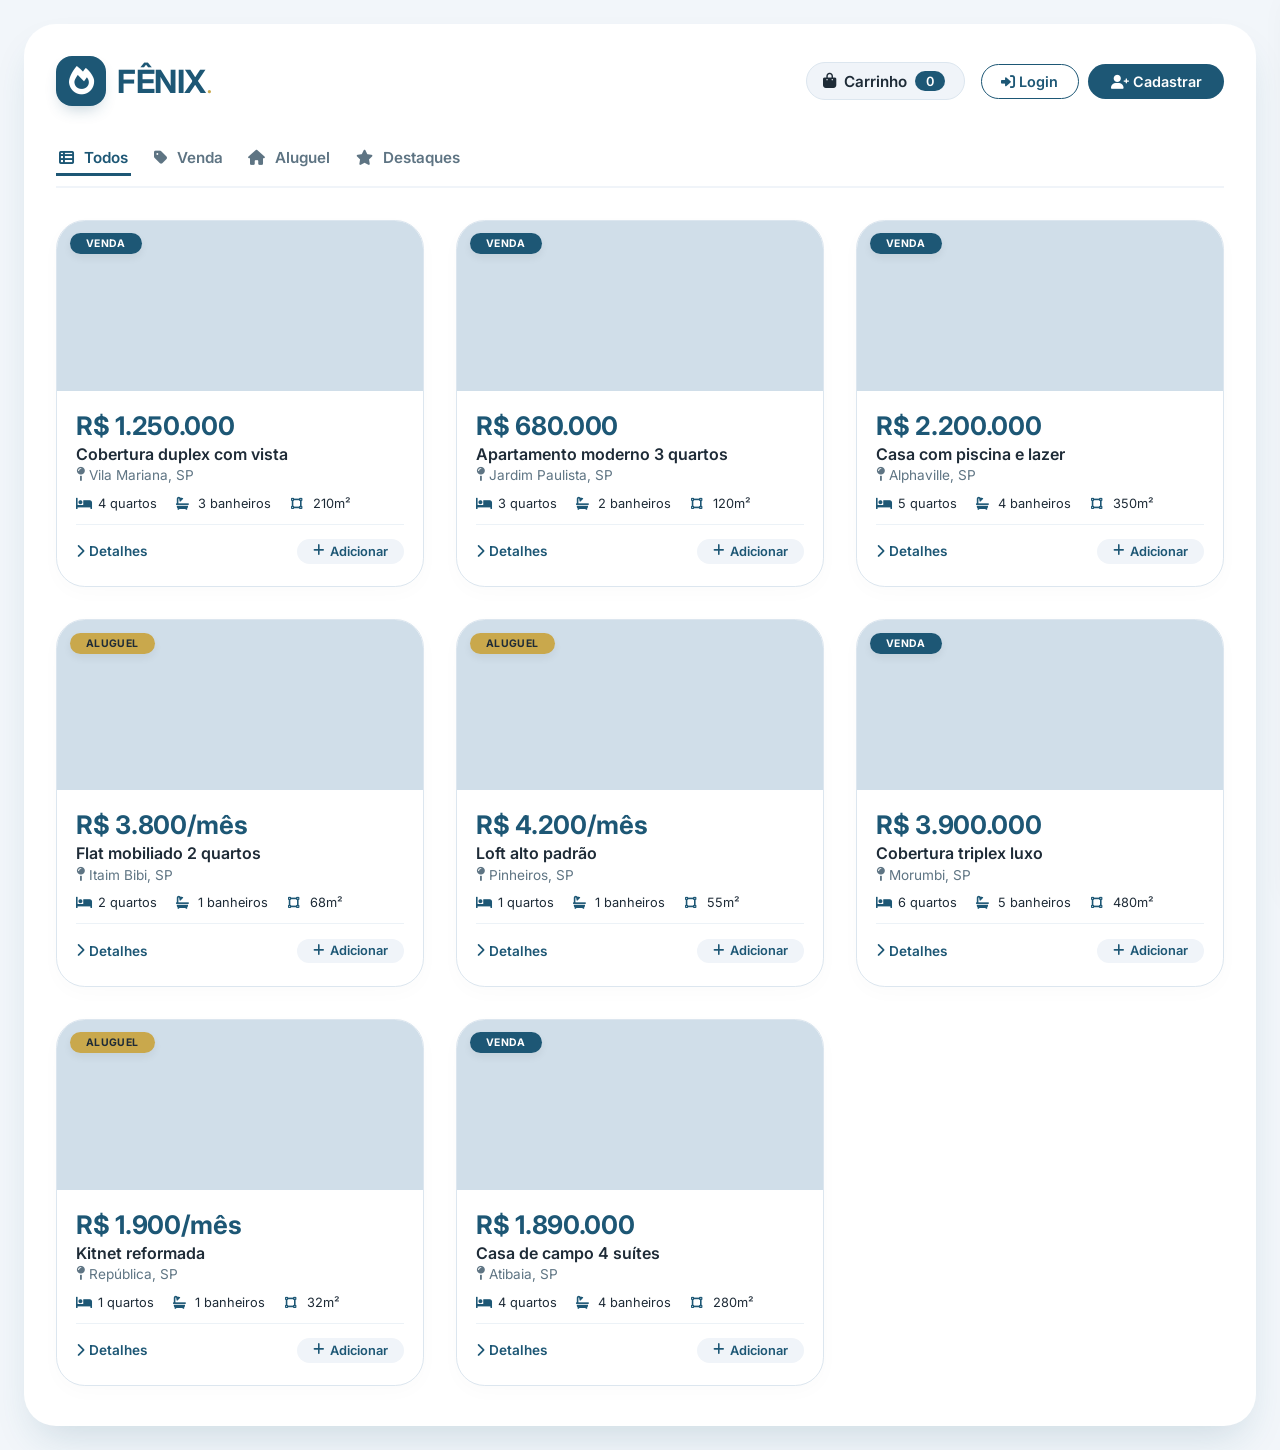
<file: eduarda/index.html>
<!DOCTYPE html>
<html lang="pt-BR">
<head>
    <meta charset="UTF-8" />
    <meta name="viewport" content="width=device-width, initial-scale=1.0" />
    <title>FÊNIX • Imobiliária</title>
    <!-- Font Awesome 6 (gratuito) -->
    <link rel="stylesheet" href="https://cdnjs.cloudflare.com/ajax/libs/font-awesome/6.0.0-beta3/css/all.min.css" />
    <!-- Google Fonts (Inter) -->
    <link rel="preconnect" href="https://fonts.googleapis.com" />
    <link rel="preconnect" href="https://fonts.gstatic.com" crossorigin />
    <link href="https://fonts.googleapis.com/css2?family=Inter:opsz,wght@14..32,400;14..32,500;14..32,600;14..32,700&display=swap" rel="stylesheet" />
    <style>
        * {
            margin: 0;
            padding: 0;
            box-sizing: border-box;
            font-family: 'Inter', -apple-system, sans-serif;
        }

        body {
            background: #f2f6fa;
            color: #1e2b37;
            padding: 1.5rem;
            min-height: 100vh;
            display: flex;
            flex-direction: column;
            align-items: center;
        }

        /* PALETA PRINCIPAL: #1D5775 (azul profundo) + complementares */
        :root {
            --primary: #1D5775;
            --primary-dark: #15445c;
            --primary-light: #3a7b9c;
            --primary-bg: #e5eef7;
            --accent-gold: #c9a84c;
            --accent-gold-light: #f2e6c9;
            --gray-light: #f0f4f9;
            --gray-border: #dce6ef;
            --text-dark: #1e2b37;
            --text-muted: #5e7483;
            --shadow: 0 20px 40px -12px rgba(29, 87, 117, 0.18);
            --radius: 2rem;
        }

        .app {
            max-width: 1440px;
            width: 100%;
            background: white;
            border-radius: var(--radius);
            box-shadow: var(--shadow);
            padding: 2rem 2rem 2.5rem;
            transition: all 0.2s;
        }

        /* CABEÇALHO com LOGO e CARRINHO */
        .header {
            display: flex;
            flex-wrap: wrap;
            justify-content: space-between;
            align-items: center;
            margin-bottom: 2.2rem;
            gap: 1rem;
        }

        .logo-area {
            display: flex;
            align-items: center;
            gap: 0.7rem;
        }

        .logo-icon {
            background: var(--primary);
            width: 50px;
            height: 50px;
            border-radius: 16px;
            display: flex;
            align-items: center;
            justify-content: center;
            color: white;
            font-size: 1.8rem;
            box-shadow: 0 8px 16px -6px rgba(29, 87, 117, 0.3);
            position: relative;
        }
        .logo-icon i {
            transform: rotate(-6deg);
        }
        .logo-text {
            font-weight: 700;
            font-size: 2rem;
            letter-spacing: -0.5px;
            color: var(--primary);
        }
        .logo-text span {
            font-weight: 300;
            color: var(--accent-gold);
        }

        .header-actions {
            display: flex;
            align-items: center;
            gap: 1rem;
            flex-wrap: wrap;
        }

        .cart-btn {
            background: var(--gray-light);
            border: 1px solid var(--gray-border);
            border-radius: 60px;
            padding: 0.5rem 1.2rem 0.5rem 1rem;
            display: flex;
            align-items: center;
            gap: 8px;
            font-weight: 600;
            color: var(--text-dark);
            cursor: pointer;
            transition: 0.2s;
            font-size: 0.95rem;
        }
        .cart-btn:hover {
            background: white;
            border-color: var(--primary);
            box-shadow: 0 4px 12px rgba(29, 87, 117, 0.08);
        }
        .cart-badge {
            background: var(--primary);
            color: white;
            border-radius: 40px;
            padding: 0.15rem 0.7rem;
            font-size: 0.8rem;
            font-weight: 600;
        }

        .auth-buttons {
            display: flex;
            gap: 0.6rem;
        }
        .btn-outline {
            background: transparent;
            border: 1.5px solid var(--primary);
            color: var(--primary);
            padding: 0.5rem 1.2rem;
            border-radius: 60px;
            font-weight: 600;
            font-size: 0.9rem;
            cursor: pointer;
            transition: 0.2s;
        }
        .btn-outline:hover {
            background: var(--primary);
            color: white;
        }
        .btn-primary-solid {
            background: var(--primary);
            border: none;
            color: white;
            padding: 0.5rem 1.4rem;
            border-radius: 60px;
            font-weight: 600;
            font-size: 0.9rem;
            cursor: pointer;
            transition: 0.2s;
        }
        .btn-primary-solid:hover {
            background: var(--primary-dark);
            transform: translateY(-2px);
        }

        /* NAVEGAÇÃO */
        .nav-tabs {
            display: flex;
            flex-wrap: wrap;
            gap: 0.3rem 1.2rem;
            margin-bottom: 2rem;
            border-bottom: 2px solid var(--gray-light);
            padding-bottom: 0.6rem;
        }
        .nav-tab {
            padding: 0.4rem 0.2rem;
            font-weight: 600;
            color: var(--text-muted);
            cursor: pointer;
            border-bottom: 3px solid transparent;
            transition: 0.15s;
            font-size: 0.95rem;
        }
        .nav-tab i {
            margin-right: 6px;
        }
        .nav-tab.active {
            color: var(--primary);
            border-bottom-color: var(--primary);
        }
        .nav-tab:hover {
            color: var(--primary);
        }

        /* GRID PROPRIEDADES */
        .property-grid {
            display: grid;
            grid-template-columns: repeat(auto-fill, minmax(270px, 1fr));
            gap: 2rem;
            margin-top: 0.3rem;
        }

        .property-card {
            background: white;
            border-radius: 1.8rem;
            overflow: hidden;
            box-shadow: 0 6px 20px rgba(0, 0, 0, 0.02);
            border: 1px solid var(--gray-border);
            transition: all 0.25s ease;
            display: flex;
            flex-direction: column;
        }
        .property-card:hover {
            transform: translateY(-6px);
            box-shadow: 0 18px 36px -12px rgba(29, 87, 117, 0.2);
            border-color: var(--primary-light);
        }

        .card-img {
            height: 170px;
            background: #d9e3ec;
            position: relative;
            display: flex;
            align-items: center;
            justify-content: center;
            color: var(--primary);
            font-size: 2.6rem;
            background-size: cover;
            background-position: center;
            background-color: #d0dee9;
        }
        .card-img i {
            opacity: 0.5;
            text-shadow: 0 2px 8px rgba(0,0,0,0.05);
        }
        .badge-status {
            position: absolute;
            top: 0.8rem;
            left: 0.8rem;
            background: var(--primary);
            color: white;
            padding: 0.25rem 1rem;
            border-radius: 40px;
            font-size: 0.65rem;
            font-weight: 700;
            text-transform: uppercase;
            letter-spacing: 0.4px;
            box-shadow: 0 4px 8px rgba(0,0,0,0.06);
        }
        .badge-status.aluguel {
            background: var(--accent-gold);
            color: #1e2b37;
        }

        .card-body {
            padding: 1.2rem 1.2rem 1.4rem;
            flex: 1;
            display: flex;
            flex-direction: column;
        }
        .card-price {
            font-size: 1.6rem;
            font-weight: 700;
            color: var(--primary);
            letter-spacing: -0.3px;
        }
        .card-title {
            font-weight: 600;
            font-size: 1rem;
            color: var(--text-dark);
            margin: 0.2rem 0 0.2rem;
        }
        .card-location {
            font-size: 0.85rem;
            color: var(--text-muted);
            display: flex;
            align-items: center;
            gap: 4px;
            margin-bottom: 0.5rem;
        }
        .card-features {
            display: flex;
            flex-wrap: wrap;
            gap: 0.3rem 1.2rem;
            font-size: 0.8rem;
            color: var(--text-dark);
            margin: 0.3rem 0 0.8rem;
        }
        .card-features i {
            color: var(--primary);
            width: 18px;
        }
        .card-footer {
            display: flex;
            justify-content: space-between;
            align-items: center;
            margin-top: auto;
            border-top: 1px solid #ecf2f7;
            padding-top: 0.9rem;
        }
        .btn-detail {
            background: transparent;
            border: none;
            color: var(--primary);
            font-weight: 600;
            cursor: pointer;
            font-size: 0.85rem;
            display: flex;
            align-items: center;
            gap: 4px;
        }
        .btn-detail:hover {
            color: var(--primary-dark);
            gap: 8px;
        }
        .btn-cart-add {
            background: var(--gray-light);
            border: none;
            border-radius: 40px;
            padding: 0.3rem 1rem;
            font-weight: 600;
            font-size: 0.8rem;
            color: var(--primary);
            cursor: pointer;
            transition: 0.2s;
            display: flex;
            align-items: center;
            gap: 6px;
        }
        .btn-cart-add:hover {
            background: var(--primary);
            color: white;
        }

        /* PAINEL DE LOGIN / CADASTRO (modal) */
        .modal-overlay {
            position: fixed;
            top: 0; left: 0; right: 0; bottom: 0;
            background: rgba(0,0,0,0.3);
            backdrop-filter: blur(4px);
            display: none;
            align-items: center;
            justify-content: center;
            z-index: 1000;
            padding: 1rem;
        }
        .modal-overlay.active {
            display: flex;
        }
        .modal-box {
            background: white;
            max-width: 460px;
            width: 100%;
            border-radius: 2.4rem;
            padding: 2.2rem 2rem;
            box-shadow: 0 40px 80px rgba(0,0,0,0.2);
            animation: slideUp 0.25s ease;
            position: relative;
        }
        @keyframes slideUp {
            0% { opacity: 0; transform: scale(0.96) translateY(16px); }
            100% { opacity: 1; transform: scale(1) translateY(0); }
        }
        .modal-close {
            position: absolute;
            top: 1rem;
            right: 1.4rem;
            font-size: 1.6rem;
            background: none;
            border: none;
            color: var(--text-muted);
            cursor: pointer;
        }
        .modal-close:hover {
            color: var(--primary);
            transform: rotate(90deg);
        }
        .modal-title {
            font-size: 1.7rem;
            font-weight: 700;
            color: var(--primary);
            margin-bottom: 0.2rem;
        }
        .modal-sub {
            color: var(--text-muted);
            margin-bottom: 1.6rem;
            font-size: 0.95rem;
        }
        .form-group {
            margin-bottom: 1.2rem;
        }
        .form-group label {
            display: block;
            font-weight: 600;
            font-size: 0.9rem;
            color: var(--text-dark);
            margin-bottom: 0.2rem;
        }
        .form-group input, .form-group select {
            width: 100%;
            padding: 0.8rem 1rem;
            border: 1.5px solid var(--gray-border);
            border-radius: 60px;
            font-size: 0.95rem;
            background: var(--gray-light);
            transition: 0.2s;
        }
        .form-group input:focus {
            border-color: var(--primary);
            background: white;
            outline: none;
            box-shadow: 0 0 0 3px rgba(29, 87, 117, 0.12);
        }
        .btn-block {
            width: 100%;
            padding: 0.8rem;
            border-radius: 60px;
            font-weight: 700;
            border: none;
            background: var(--primary);
            color: white;
            font-size: 1rem;
            cursor: pointer;
            transition: 0.2s;
        }
        .btn-block:hover {
            background: var(--primary-dark);
        }
        .toggle-auth {
            text-align: center;
            margin-top: 1rem;
            font-size: 0.9rem;
            color: var(--text-muted);
        }
        .toggle-auth span {
            color: var(--primary);
            font-weight: 600;
            cursor: pointer;
        }

        /* CARRINHO (sidebar) */
        .cart-sidebar {
            position: fixed;
            top: 0;
            right: -420px;
            width: 400px;
            max-width: 90vw;
            height: 100vh;
            background: white;
            box-shadow: -10px 0 30px rgba(0,0,0,0.05);
            z-index: 1200;
            transition: right 0.3s cubic-bezier(0.2, 0.9, 0.3, 1);
            padding: 2rem 1.5rem;
            display: flex;
            flex-direction: column;
            border-left: 1px solid var(--gray-border);
        }
        .cart-sidebar.open {
            right: 0;
        }
        .cart-header {
            display: flex;
            justify-content: space-between;
            align-items: center;
            border-bottom: 2px solid var(--gray-light);
            padding-bottom: 1rem;
        }
        .cart-header h3 {
            color: var(--primary);
            font-weight: 700;
            font-size: 1.4rem;
        }
        .cart-close {
            background: none;
            border: none;
            font-size: 1.8rem;
            color: var(--text-muted);
            cursor: pointer;
        }
        .cart-close:hover {
            color: var(--primary);
        }
        .cart-items {
            flex: 1;
            overflow-y: auto;
            margin: 1.2rem 0;
            padding-right: 0.2rem;
        }
        .cart-item {
            display: flex;
            justify-content: space-between;
            padding: 0.8rem 0;
            border-bottom: 1px solid #ecf2f7;
            font-size: 0.95rem;
        }
        .cart-item .item-title {
            font-weight: 500;
        }
        .cart-item .item-price {
            color: var(--primary);
            font-weight: 600;
        }
        .cart-item .remove-item {
            color: #b0c4d4;
            cursor: pointer;
            margin-left: 10px;
            transition: 0.2s;
        }
        .cart-item .remove-item:hover {
            color: #d45a5a;
        }
        .cart-total {
            font-weight: 700;
            font-size: 1.2rem;
            border-top: 2px solid var(--gray-light);
            padding-top: 1rem;
            display: flex;
            justify-content: space-between;
            color: var(--text-dark);
        }
        .cart-total span:last-child {
            color: var(--primary);
        }
        .cart-empty {
            color: var(--text-muted);
            text-align: center;
            padding: 2rem 0;
        }

        /* DETAIL PANEL */
        .detail-panel {
            margin-top: 2.5rem;
            background: var(--gray-light);
            border-radius: 2rem;
            padding: 1.8rem 2rem;
            border: 1px solid #e3edf5;
            display: none;
            animation: slideUp 0.25s ease;
        }
        .detail-panel.active {
            display: block;
        }

        /* TOAST */
        .toast-msg {
            position: fixed;
            bottom: 30px;
            left: 50%;
            transform: translateX(-50%);
            background: var(--primary);
            color: white;
            padding: 0.7rem 2rem;
            border-radius: 60px;
            box-shadow: 0 12px 30px rgba(0,0,0,0.15);
            font-weight: 500;
            opacity: 0;
            transition: opacity 0.25s ease;
            pointer-events: none;
            z-index: 1500;
        }
        .toast-msg.show {
            opacity: 1;
        }

        /* RESPONSIVO */
        @media (max-width: 700px) {
            .app { padding: 1.2rem; }
            .header { flex-direction: column; align-items: stretch; }
            .header-actions { width: 100%; flex-wrap: wrap; }
            .auth-buttons { width: 100%; justify-content: flex-start; }
            .cart-btn { margin-left: auto; }
            .property-grid { grid-template-columns: 1fr; }
            .modal-box { padding: 1.8rem 1.2rem; }
        }
        @media (max-width: 480px) {
            body { padding: 0.6rem; }
            .app { border-radius: 1.8rem; padding: 1rem; }
        }

        /* extras */
        .flex { display: flex; align-items: center; gap: 0.5rem; }
        .gap-1 { gap: 0.4rem; }
        .mt-1 { margin-top: 0.5rem; }
        .text-muted { color: var(--text-muted); }
        .text-primary { color: var(--primary); }
    </style>
</head>
<body>

<div class="app">
    <!-- HEADER com LOGO FÊNIX e CARRINHO -->
    <header class="header">
        <div class="logo-area">
            <div class="logo-icon"><i class="fas fa-fire"></i></div>
            <div class="logo-text">FÊNIX<span>.</span></div>
        </div>
        <div class="header-actions">
            <div class="cart-btn" id="cartToggle">
                <i class="fas fa-shopping-bag"></i> Carrinho
                <span class="cart-badge" id="cartCount">0</span>
            </div>
            <div class="auth-buttons">
                <button class="btn-outline" id="loginBtn"><i class="fas fa-sign-in-alt"></i> Login</button>
                <button class="btn-primary-solid" id="registerBtn"><i class="fas fa-user-plus"></i> Cadastrar</button>
            </div>
        </div>
    </header>

    <!-- NAVEGAÇÃO -->
    <div class="nav-tabs">
        <span class="nav-tab active" data-tab="todos"><i class="fas fa-th-list"></i> Todos</span>
        <span class="nav-tab" data-tab="venda"><i class="fas fa-tag"></i> Venda</span>
        <span class="nav-tab" data-tab="aluguel"><i class="fas fa-home"></i> Aluguel</span>
        <span class="nav-tab" data-tab="destaque"><i class="fas fa-star"></i> Destaques</span>
    </div>

    <!-- GRID DE PROPRIEDADES -->
    <div class="property-grid" id="propertyGrid"></div>

    <!-- PAINEL DE DETALHES -->
    <div class="detail-panel" id="detailPanel">
        <div style="display:flex; justify-content:space-between; align-items:center; flex-wrap:wrap;">
            <h3 style="color:var(--primary);"><i class="fas fa-home" style="margin-right:10px;"></i> Detalhes do imóvel</h3>
            <button id="closeDetail" style="background:none; border:none; font-size:1.6rem; color:var(--text-muted); cursor:pointer;">&times;</button>
        </div>
        <div id="detailContent" style="display:flex; flex-wrap:wrap; gap:1.5rem; margin-top:0.8rem;">
            <div><p><strong>Preço:</strong> <span id="detailPrice">R$ 680.000</span></p>
                <p><strong>Local:</strong> <span id="detailLocation">Jardim Paulista</span></p></div>
            <div><p><strong>Quartos:</strong> <span id="detailRooms">3</span></p>
                <p><strong>Banheiros:</strong> <span id="detailBaths">2</span></p></div>
            <div><p><strong>Área:</strong> <span id="detailArea">120m²</span></p>
                <p><strong>Status:</strong> <span id="detailStatus" style="background:var(--primary); color:white; padding:0.2rem 1.2rem; border-radius:40px; font-size:0.8rem;">Venda</span></p></div>
        </div>
    </div>
</div>

<!-- MODAL LOGIN / CADASTRO -->
<div class="modal-overlay" id="authModal">
    <div class="modal-box">
        <button class="modal-close" id="authClose"><i class="fas fa-times"></i></button>
        <div id="authFormContainer">
            <div class="modal-title" id="authTitle">Login</div>
            <div class="modal-sub" id="authSub">Acesse sua conta FÊNIX</div>
            <form id="authForm">
                <div class="form-group">
                    <label>Email</label>
                    <input type="email" id="authEmail" placeholder="seu@email.com" required />
                </div>
                <div class="form-group">
                    <label>Senha</label>
                    <input type="password" id="authPassword" placeholder="••••••••" required />
                </div>
                <div class="form-group" id="roleGroup" style="display:none;">
                    <label>Tipo de conta</label>
                    <select id="authRole">
                        <option value="usuario">Usuário</option>
                        <option value="corretor">Corretor</option>
                    </select>
                </div>
                <button type="submit" class="btn-block" id="authSubmitBtn">Entrar</button>
            </form>
            <div class="toggle-auth">
                <span id="authToggleText">Não tem conta? <span id="authToggleLink">Cadastre-se</span></span>
            </div>
        </div>
    </div>
</div>

<!-- CARRINHO SIDEBAR -->
<div class="cart-sidebar" id="cartSidebar">
    <div class="cart-header">
        <h3><i class="fas fa-shopping-bag" style="margin-right:8px;"></i> Carrinho</h3>
        <button class="cart-close" id="cartClose"><i class="fas fa-times"></i></button>
    </div>
    <div class="cart-items" id="cartItems">
        <div class="cart-empty">Seu carrinho está vazio.</div>
    </div>
    <div class="cart-total">
        <span>Total</span>
        <span id="cartTotalPrice">R$ 0</span>
    </div>
    <button class="btn-block" style="margin-top:1rem; background:var(--accent-gold); color:#1e2b37;" id="checkoutBtn">Finalizar simulação</button>
</div>

<!-- TOAST -->
<div class="toast-msg" id="toast"></div>

<script>
    (function() {
        // ------------------- DADOS FICTÍCIOS COM IMAGENS (unsplash via picsum) --------------------
        const properties = [
            { id: 1, title: "Cobertura duplex com vista", price: "R$ 1.250.000", location: "Vila Mariana, SP", rooms: 4, baths: 3, area: "210m²", status: "venda", featured: true, img: "https://picsum.photos/id/21/400/300" },
            { id: 2, title: "Apartamento moderno 3 quartos", price: "R$ 680.000", location: "Jardim Paulista, SP", rooms: 3, baths: 2, area: "120m²", status: "venda", featured: false, img: "https://picsum.photos/id/22/400/300" },
            { id: 3, title: "Casa com piscina e lazer", price: "R$ 2.200.000", location: "Alphaville, SP", rooms: 5, baths: 4, area: "350m²", status: "venda", featured: true, img: "https://picsum.photos/id/23/400/300" },
            { id: 4, title: "Flat mobiliado 2 quartos", price: "R$ 3.800/mês", location: "Itaim Bibi, SP", rooms: 2, baths: 1, area: "68m²", status: "aluguel", featured: false, img: "https://picsum.photos/id/24/400/300" },
            { id: 5, title: "Loft alto padrão", price: "R$ 4.200/mês", location: "Pinheiros, SP", rooms: 1, baths: 1, area: "55m²", status: "aluguel", featured: false, img: "https://picsum.photos/id/25/400/300" },
            { id: 6, title: "Cobertura triplex luxo", price: "R$ 3.900.000", location: "Morumbi, SP", rooms: 6, baths: 5, area: "480m²", status: "venda", featured: true, img: "https://picsum.photos/id/26/400/300" },
            { id: 7, title: "Kitnet reformada", price: "R$ 1.900/mês", location: "República, SP", rooms: 1, baths: 1, area: "32m²", status: "aluguel", featured: false, img: "https://picsum.photos/id/27/400/300" },
            { id: 8, title: "Casa de campo 4 suítes", price: "R$ 1.890.000", location: "Atibaia, SP", rooms: 4, baths: 4, area: "280m²", status: "venda", featured: false, img: "https://picsum.photos/id/28/400/300" }
        ];

        // ------------------- ESTADO --------------------
        let cart = [];
        let activeFilter = 'todos';
        let searchTerm = '';
        let currentUser = null; // { email, role }

        // DOM refs
        const grid = document.getElementById('propertyGrid');
        const detailPanel = document.getElementById('detailPanel');
        const closeDetail = document.getElementById('closeDetail');
        const toast = document.getElementById('toast');
        const cartSidebar = document.getElementById('cartSidebar');
        const cartItems = document.getElementById('cartItems');
        const cartTotalPrice = document.getElementById('cartTotalPrice');
        const cartCount = document.getElementById('cartCount');
        const cartToggle = document.getElementById('cartToggle');
        const cartClose = document.getElementById('cartClose');

        // Auth modal
        const authModal = document.getElementById('authModal');
        const authClose = document.getElementById('authClose');
        const loginBtn = document.getElementById('loginBtn');
        const registerBtn = document.getElementById('registerBtn');
        const authTitle = document.getElementById('authTitle');
        const authSub = document.getElementById('authSub');
        const authSubmitBtn = document.getElementById('authSubmitBtn');
        const authToggleLink = document.getElementById('authToggleLink');
        const authToggleText = document.getElementById('authToggleText');
        const authForm = document.getElementById('authForm');
        const roleGroup = document.getElementById('roleGroup');
        const authRole = document.getElementById('authRole');

        // detail spans
        const detailPrice = document.getElementById('detailPrice');
        const detailLocation = document.getElementById('detailLocation');
        const detailRooms = document.getElementById('detailRooms');
        const detailBaths = document.getElementById('detailBaths');
        const detailArea = document.getElementById('detailArea');
        const detailStatus = document.getElementById('detailStatus');

        let toastTimeout;

        // ------------------- FUNÇÕES --------------------
        function renderProperties(filter = 'todos', search = '') {
            grid.innerHTML = '';
            let filtered = properties;
            if (filter !== 'todos') {
                if (filter === 'venda') filtered = filtered.filter(p => p.status === 'venda');
                else if (filter === 'aluguel') filtered = filtered.filter(p => p.status === 'aluguel');
                else if (filter === 'destaque') filtered = filtered.filter(p => p.featured);
            }
            if (search.trim()) {
                const term = search.trim().toLowerCase();
                filtered = filtered.filter(p => p.title.toLowerCase().includes(term) || p.location.toLowerCase().includes(term));
            }
            if (filtered.length === 0) {
                grid.innerHTML = `<div style="grid-column:1/-1; text-align:center; padding:3rem; color:var(--text-muted);"><i class="fas fa-search" style="font-size:2rem; display:block; margin-bottom:0.8rem;"></i> Nenhum imóvel encontrado.</div>`;
                return;
            }
            filtered.forEach(prop => {
                const card = document.createElement('div');
                card.className = 'property-card';
                const statusLabel = prop.status === 'venda' ? 'Venda' : 'Aluguel';
                const statusClass = prop.status === 'venda' ? 'venda' : 'aluguel';
                const icon = prop.status === 'venda' ? 'fa-tag' : 'fa-home';
                card.innerHTML = `
                    <div class="card-img" style="background-image: url('${prop.img}'); background-size: cover; background-position: center;">
                        <span class="badge-status ${statusClass}">${statusLabel}</span>
                    </div>
                    <div class="card-body">
                        <div class="card-price">${prop.price}</div>
                        <div class="card-title">${prop.title}</div>
                        <div class="card-location"><i class="fas fa-map-pin"></i> ${prop.location}</div>
                        <div class="card-features">
                            <span><i class="fas fa-bed"></i> ${prop.rooms} quartos</span>
                            <span><i class="fas fa-bath"></i> ${prop.baths} banheiros</span>
                            <span><i class="fas fa-vector-square"></i> ${prop.area}</span>
                        </div>
                        <div class="card-footer">
                            <button class="btn-detail" data-id="${prop.id}"><i class="fas fa-chevron-right"></i> Detalhes</button>
                            <button class="btn-cart-add" data-id="${prop.id}"><i class="fas fa-plus"></i> Adicionar</button>
                        </div>
                    </div>
                `;
                grid.appendChild(card);
            });
        }

        function showDetail(propId) {
            const prop = properties.find(p => p.id === propId);
            if (!prop) return;
            detailPrice.innerText = prop.price;
            detailLocation.innerText = prop.location;
            detailRooms.innerText = prop.rooms;
            detailBaths.innerText = prop.baths;
            detailArea.innerText = prop.area;
            const statusText = prop.status === 'venda' ? 'Venda' : 'Aluguel';
            detailStatus.innerText = statusText;
            detailStatus.style.background = prop.status === 'venda' ? 'var(--primary)' : 'var(--accent-gold)';
            detailStatus.style.color = prop.status === 'venda' ? 'white' : '#1e2b37';
            detailPanel.classList.add('active');
            detailPanel.scrollIntoView({ behavior: 'smooth', block: 'center' });
        }

        // CARRINHO
        function updateCartUI() {
            cartCount.innerText = cart.length;
            if (cart.length === 0) {
                cartItems.innerHTML = '<div class="cart-empty">Seu carrinho está vazio.</div>';
                cartTotalPrice.innerText = 'R$ 0';
                return;
            }
            let html = '';
            let total = 0;
            cart.forEach((item, index) => {
                const priceNum = parseFloat(item.price.replace(/[^0-9,.]/g, '').replace(',', '.'));
                if (!isNaN(priceNum)) total += priceNum;
                html += `
                    <div class="cart-item">
                        <span class="item-title">${item.title}</span>
                        <span>
                            <span class="item-price">${item.price}</span>
                            <span class="remove-item" data-index="${index}"><i class="fas fa-trash-alt"></i></span>
                        </span>
                    </div>
                `;
            });
            cartItems.innerHTML = html;
            cartTotalPrice.innerText = `R$ ${total.toFixed(2).replace('.', ',')}`;
            // remover item
            document.querySelectorAll('.remove-item').forEach(el => {
                el.addEventListener('click', function() {
                    const idx = parseInt(this.dataset.index);
                    cart.splice(idx, 1);
                    updateCartUI();
                    showToast('🗑️ Item removido');
                });
            });
        }

        function addToCart(propId) {
            const prop = properties.find(p => p.id === propId);
            if (!prop) return;
            // verifica se já está no carrinho
            if (cart.some(item => item.id === prop.id)) {
                showToast('⚠️ Imóvel já está no carrinho');
                return;
            }
            cart.push({ id: prop.id, title: prop.title, price: prop.price });
            updateCartUI();
            showToast('🛒 Adicionado ao carrinho!');
        }

        // TOAST
        function showToast(msg) {
            toast.innerText = msg;
            toast.classList.add('show');
            clearTimeout(toastTimeout);
            toastTimeout = setTimeout(() => toast.classList.remove('show'), 2500);
        }

        // AUTH
        function openAuth(mode = 'login') {
            authModal.classList.add('active');
            if (mode === 'login') {
                authTitle.innerText = 'Login';
                authSub.innerText = 'Acesse sua conta FÊNIX';
                authSubmitBtn.innerText = 'Entrar';
                roleGroup.style.display = 'none';
                authToggleLink.innerText = 'Cadastre-se';
                authToggleText.innerHTML = `Não tem conta? <span id="authToggleLink">Cadastre-se</span>`;
                document.getElementById('authToggleLink').addEventListener('click', () => openAuth('register'));
            } else {
                authTitle.innerText = 'Cadastro';
                authSub.innerText = 'Crie sua conta FÊNIX';
                authSubmitBtn.innerText = 'Cadastrar';
                roleGroup.style.display = 'block';
                authToggleLink.innerText = 'Faça login';
                authToggleText.innerHTML = `Já tem conta? <span id="authToggleLink">Faça login</span>`;
                document.getElementById('authToggleLink').addEventListener('click', () => openAuth('login'));
            }
        }

        function closeAuth() { authModal.classList.remove('active'); }

        // ------------------- EVENTOS --------------------
        // grid: detalhe + carrinho
        grid.addEventListener('click', (e) => {
            const target = e.target.closest('button');
            if (!target) return;
            if (target.classList.contains('btn-detail')) {
                const id = parseInt(target.dataset.id);
                showDetail(id);
                showToast('📋 Detalhes carregados');
            }
            if (target.classList.contains('btn-cart-add')) {
                const id = parseInt(target.dataset.id);
                addToCart(id);
            }
        });

        closeDetail.addEventListener('click', () => detailPanel.classList.remove('active'));

        // Tabs
        document.querySelectorAll('.nav-tab').forEach(tab => {
            tab.addEventListener('click', function() {
                document.querySelectorAll('.nav-tab').forEach(t => t.classList.remove('active'));
                this.classList.add('active');
                activeFilter = this.dataset.tab;
                renderProperties(activeFilter, searchTerm);
            });
        });

        // Cart sidebar
        cartToggle.addEventListener('click', () => cartSidebar.classList.toggle('open'));
        cartClose.addEventListener('click', () => cartSidebar.classList.remove('open'));

        // checkout simulado
        document.getElementById('checkoutBtn').addEventListener('click', function() {
            if (cart.length === 0) { showToast('Carrinho vazio'); return; }
            showToast('✅ Simulação de finalização! (apenas demonstração)');
            cart = [];
            updateCartUI();
            cartSidebar.classList.remove('open');
        });

        // Auth modals
        loginBtn.addEventListener('click', () => openAuth('login'));
        registerBtn.addEventListener('click', () => openAuth('register'));
        authClose.addEventListener('click', closeAuth);
        authModal.addEventListener('click', (e) => { if (e.target === authModal) closeAuth(); });

        authForm.addEventListener('submit', (e) => {
            e.preventDefault();
            const email = document.getElementById('authEmail').value;
            const password = document.getElementById('authPassword').value;
            if (!email || !password) { showToast('Preencha todos os campos'); return; }
            const role = document.getElementById('authRole')?.value || 'usuario';
            currentUser = { email, role };
            showToast(`✅ ${role === 'corretor' ? 'Corretor' : 'Usuário'} logado: ${email}`);
            closeAuth();
            // atualiza botões
            loginBtn.innerHTML = `<i class="fas fa-user"></i> ${email.split('@')[0]}`;
            registerBtn.innerText = 'Sair';
            registerBtn.onclick = function() {
                currentUser = null;
                loginBtn.innerHTML = '<i class="fas fa-sign-in-alt"></i> Login';
                registerBtn.innerText = 'Cadastrar';
                registerBtn.onclick = () => openAuth('register');
                showToast('👋 Desconectado');
            };
        });

        // toggle auth link (dinâmico)
        document.addEventListener('click', function(e) {
            if (e.target.id === 'authToggleLink') {
                const currentTitle = authTitle.innerText;
                if (currentTitle.includes('Login')) openAuth('register');
                else openAuth('login');
            }
        });

        // INIT
        renderProperties('todos', '');
        updateCartUI();

        // pequeno helper para imagens quebradas (fallback)
        document.addEventListener('error', function(e) {
            if (e.target.tagName === 'IMG') {
                e.target.src = 'data:image/svg+xml,%3Csvg xmlns="http://www.w3.org/2000/svg" width="400" height="300" viewBox="0 0 400 300"%3E%3Crect width="400" height="300" fill="%23d0dee9"/%3E%3Ctext x="200" y="150" font-family="Arial" font-size="24" fill="%231D5775" text-anchor="middle" dy=".3em"%3E🏠 FÊNIX%3C/text%3E%3C/svg%3E';
            }
        }, true);

    })();
</script>
</body>
</html>
</file>
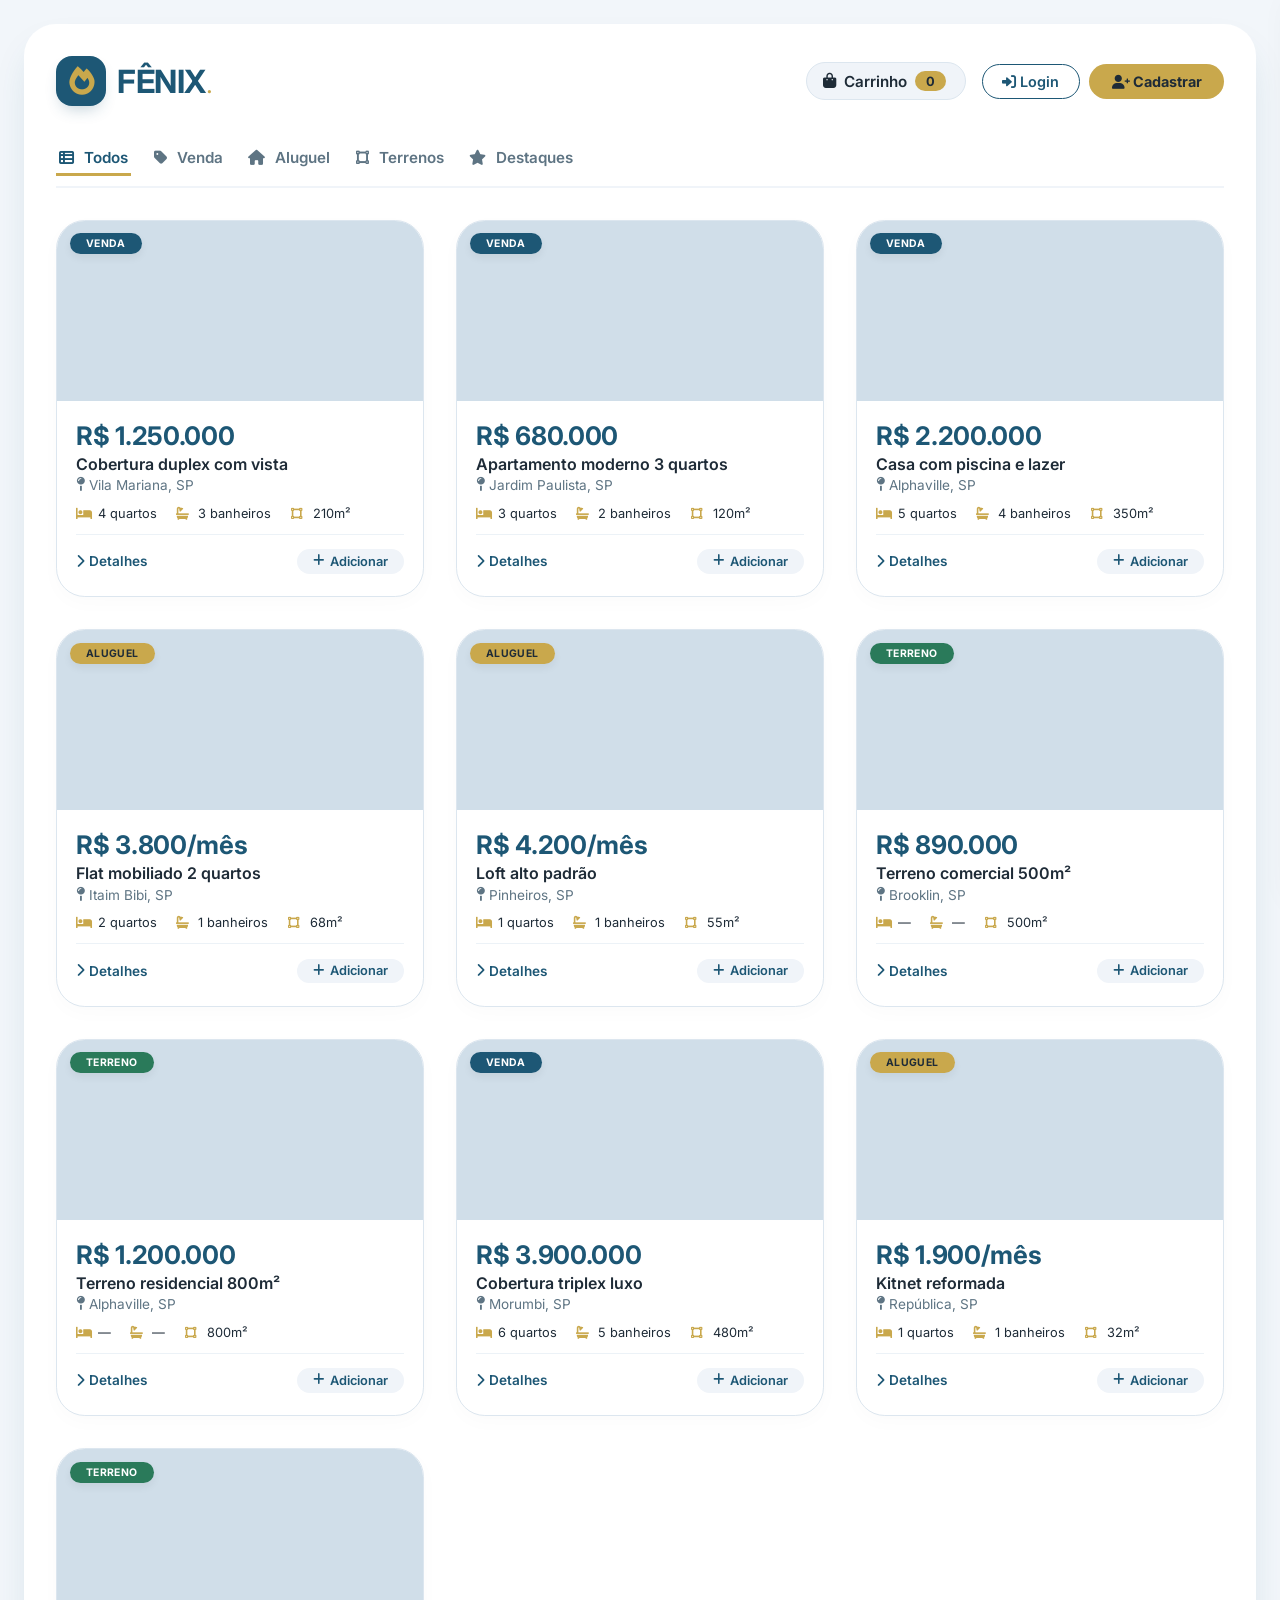
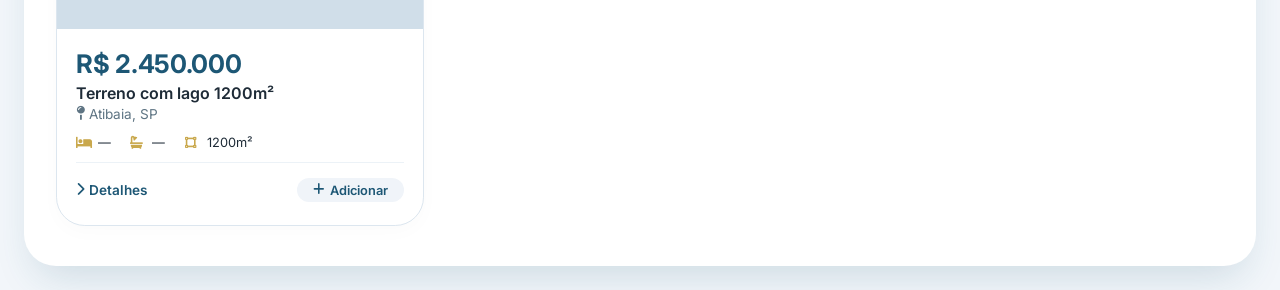
<file: eduarda/index1.html>
<!DOCTYPE html>
<html lang="pt-BR">
<head>
    <meta charset="UTF-8" />
    <meta name="viewport" content="width=device-width, initial-scale=1.0" />
    <title>FÊNIX • Imobiliária</title>
    <!-- Font Awesome 6 -->
    <link rel="stylesheet" href="https://cdnjs.cloudflare.com/ajax/libs/font-awesome/6.0.0-beta3/css/all.min.css" />
    <!-- Google Fonts Inter -->
    <link rel="preconnect" href="https://fonts.googleapis.com" />
    <link rel="preconnect" href="https://fonts.gstatic.com" crossorigin />
    <link href="https://fonts.googleapis.com/css2?family=Inter:opsz,wght@14..32,400;14..32,500;14..32,600;14..32,700&display=swap" rel="stylesheet" />
    <style>
        * {
            margin: 0;
            padding: 0;
            box-sizing: border-box;
            font-family: 'Inter', -apple-system, sans-serif;
        }

        body {
            background: #f2f6fa;
            color: #1e2b37;
            padding: 1.5rem;
            min-height: 100vh;
            display: flex;
            flex-direction: column;
            align-items: center;
        }

        /* PALETA AZUL + DOURADO */
        :root {
            --primary: #1D5775;
            --primary-dark: #15445c;
            --primary-light: #3a7b9c;
            --primary-bg: #e5eef7;
            --gold: #c9a84c;
            --gold-light: #f2e6c9;
            --gold-dark: #b08d3a;
            --gray-light: #f0f4f9;
            --gray-border: #dce6ef;
            --text-dark: #1e2b37;
            --text-muted: #5e7483;
            --shadow: 0 20px 40px -12px rgba(29, 87, 117, 0.18);
            --radius: 2rem;
        }

        .app {
            max-width: 1440px;
            width: 100%;
            background: white;
            border-radius: var(--radius);
            box-shadow: var(--shadow);
            padding: 2rem 2rem 2.5rem;
            transition: all 0.2s;
        }

        /* CABEÇALHO */
        .header {
            display: flex;
            flex-wrap: wrap;
            justify-content: space-between;
            align-items: center;
            margin-bottom: 2.2rem;
            gap: 1rem;
        }

        .logo-area {
            display: flex;
            align-items: center;
            gap: 0.7rem;
        }

        .logo-icon {
            background: var(--primary);
            width: 50px;
            height: 50px;
            border-radius: 16px;
            display: flex;
            align-items: center;
            justify-content: center;
            color: var(--gold);
            font-size: 1.8rem;
            box-shadow: 0 8px 16px -6px rgba(29, 87, 117, 0.3);
            position: relative;
        }
        .logo-icon i {
            transform: rotate(-4deg);
        }
        .logo-text {
            font-weight: 700;
            font-size: 2rem;
            letter-spacing: -0.5px;
            color: var(--primary);
        }
        .logo-text span {
            font-weight: 300;
            color: var(--gold);
        }

        .header-actions {
            display: flex;
            align-items: center;
            gap: 1rem;
            flex-wrap: wrap;
        }

        .cart-btn {
            background: var(--gray-light);
            border: 1px solid var(--gray-border);
            border-radius: 60px;
            padding: 0.5rem 1.2rem 0.5rem 1rem;
            display: flex;
            align-items: center;
            gap: 8px;
            font-weight: 600;
            color: var(--text-dark);
            cursor: pointer;
            transition: 0.2s;
            font-size: 0.95rem;
        }
        .cart-btn:hover {
            background: white;
            border-color: var(--gold);
            box-shadow: 0 4px 12px rgba(201, 168, 76, 0.2);
        }
        .cart-badge {
            background: var(--gold);
            color: #1e2b37;
            border-radius: 40px;
            padding: 0.15rem 0.7rem;
            font-size: 0.8rem;
            font-weight: 700;
        }

        .auth-buttons {
            display: flex;
            gap: 0.6rem;
        }
        .btn-outline {
            background: transparent;
            border: 1.5px solid var(--primary);
            color: var(--primary);
            padding: 0.5rem 1.2rem;
            border-radius: 60px;
            font-weight: 600;
            font-size: 0.9rem;
            cursor: pointer;
            transition: 0.2s;
        }
        .btn-outline:hover {
            background: var(--primary);
            color: white;
        }
        .btn-primary-solid {
            background: var(--gold);
            border: none;
            color: #1e2b37;
            padding: 0.5rem 1.4rem;
            border-radius: 60px;
            font-weight: 700;
            font-size: 0.9rem;
            cursor: pointer;
            transition: 0.2s;
        }
        .btn-primary-solid:hover {
            background: var(--gold-dark);
            transform: translateY(-2px);
            box-shadow: 0 4px 12px rgba(201, 168, 76, 0.3);
        }

        /* NAVEGAÇÃO */
        .nav-tabs {
            display: flex;
            flex-wrap: wrap;
            gap: 0.3rem 1.2rem;
            margin-bottom: 2rem;
            border-bottom: 2px solid var(--gray-light);
            padding-bottom: 0.6rem;
        }
        .nav-tab {
            padding: 0.4rem 0.2rem;
            font-weight: 600;
            color: var(--text-muted);
            cursor: pointer;
            border-bottom: 3px solid transparent;
            transition: 0.15s;
            font-size: 0.95rem;
        }
        .nav-tab i {
            margin-right: 6px;
        }
        .nav-tab.active {
            color: var(--primary);
            border-bottom-color: var(--gold);
        }
        .nav-tab:hover {
            color: var(--primary);
        }

        /* GRID */
        .property-grid {
            display: grid;
            grid-template-columns: repeat(auto-fill, minmax(270px, 1fr));
            gap: 2rem;
            margin-top: 0.3rem;
        }

        .property-card {
            background: white;
            border-radius: 1.8rem;
            overflow: hidden;
            box-shadow: 0 6px 20px rgba(0, 0, 0, 0.02);
            border: 1px solid var(--gray-border);
            transition: all 0.25s ease;
            display: flex;
            flex-direction: column;
        }
        .property-card:hover {
            transform: translateY(-6px);
            box-shadow: 0 18px 36px -12px rgba(29, 87, 117, 0.2);
            border-color: var(--gold);
        }

        .card-img {
            height: 180px;
            background: #d9e3ec;
            position: relative;
            display: flex;
            align-items: center;
            justify-content: center;
            color: var(--primary);
            font-size: 2.6rem;
            background-size: cover;
            background-position: center;
            background-color: #d0dee9;
        }
        .card-img i {
            opacity: 0.4;
        }
        .badge-status {
            position: absolute;
            top: 0.8rem;
            left: 0.8rem;
            background: var(--primary);
            color: white;
            padding: 0.25rem 1rem;
            border-radius: 40px;
            font-size: 0.65rem;
            font-weight: 700;
            text-transform: uppercase;
            letter-spacing: 0.4px;
            box-shadow: 0 4px 8px rgba(0,0,0,0.06);
        }
        .badge-status.aluguel {
            background: var(--gold);
            color: #1e2b37;
        }
        .badge-status.terreno {
            background: #2a7a5a;
            color: white;
        }

        .card-body {
            padding: 1.2rem 1.2rem 1.4rem;
            flex: 1;
            display: flex;
            flex-direction: column;
        }
        .card-price {
            font-size: 1.6rem;
            font-weight: 700;
            color: var(--primary);
            letter-spacing: -0.3px;
        }
        .card-title {
            font-weight: 600;
            font-size: 1rem;
            color: var(--text-dark);
            margin: 0.2rem 0 0.2rem;
        }
        .card-location {
            font-size: 0.85rem;
            color: var(--text-muted);
            display: flex;
            align-items: center;
            gap: 4px;
            margin-bottom: 0.5rem;
        }
        .card-features {
            display: flex;
            flex-wrap: wrap;
            gap: 0.3rem 1.2rem;
            font-size: 0.8rem;
            color: var(--text-dark);
            margin: 0.3rem 0 0.8rem;
        }
        .card-features i {
            color: var(--gold);
            width: 18px;
        }
        .card-footer {
            display: flex;
            justify-content: space-between;
            align-items: center;
            margin-top: auto;
            border-top: 1px solid #ecf2f7;
            padding-top: 0.9rem;
        }
        .btn-detail {
            background: transparent;
            border: none;
            color: var(--primary);
            font-weight: 600;
            cursor: pointer;
            font-size: 0.85rem;
            display: flex;
            align-items: center;
            gap: 4px;
        }
        .btn-detail:hover {
            color: var(--gold-dark);
            gap: 8px;
        }
        .btn-cart-add {
            background: var(--gray-light);
            border: none;
            border-radius: 40px;
            padding: 0.3rem 1rem;
            font-weight: 600;
            font-size: 0.8rem;
            color: var(--primary);
            cursor: pointer;
            transition: 0.2s;
            display: flex;
            align-items: center;
            gap: 6px;
        }
        .btn-cart-add:hover {
            background: var(--gold);
            color: #1e2b37;
        }

        /* MODAL */
        .modal-overlay {
            position: fixed;
            top: 0; left: 0; right: 0; bottom: 0;
            background: rgba(0,0,0,0.3);
            backdrop-filter: blur(4px);
            display: none;
            align-items: center;
            justify-content: center;
            z-index: 1000;
            padding: 1rem;
        }
        .modal-overlay.active {
            display: flex;
        }
        .modal-box {
            background: white;
            max-width: 460px;
            width: 100%;
            border-radius: 2.4rem;
            padding: 2.2rem 2rem;
            box-shadow: 0 40px 80px rgba(0,0,0,0.2);
            animation: slideUp 0.25s ease;
            position: relative;
            border-top: 5px solid var(--gold);
        }
        @keyframes slideUp {
            0% { opacity: 0; transform: scale(0.96) translateY(16px); }
            100% { opacity: 1; transform: scale(1) translateY(0); }
        }
        .modal-close {
            position: absolute;
            top: 1rem;
            right: 1.4rem;
            font-size: 1.6rem;
            background: none;
            border: none;
            color: var(--text-muted);
            cursor: pointer;
        }
        .modal-close:hover {
            color: var(--primary);
            transform: rotate(90deg);
        }
        .modal-title {
            font-size: 1.7rem;
            font-weight: 700;
            color: var(--primary);
            margin-bottom: 0.2rem;
        }
        .modal-title i {
            color: var(--gold);
            margin-right: 6px;
        }
        .modal-sub {
            color: var(--text-muted);
            margin-bottom: 1.6rem;
            font-size: 0.95rem;
        }
        .form-group {
            margin-bottom: 1.2rem;
        }
        .form-group label {
            display: block;
            font-weight: 600;
            font-size: 0.9rem;
            color: var(--text-dark);
            margin-bottom: 0.2rem;
        }
        .form-group input, .form-group select {
            width: 100%;
            padding: 0.8rem 1rem;
            border: 1.5px solid var(--gray-border);
            border-radius: 60px;
            font-size: 0.95rem;
            background: var(--gray-light);
            transition: 0.2s;
        }
        .form-group input:focus {
            border-color: var(--gold);
            background: white;
            outline: none;
            box-shadow: 0 0 0 3px rgba(201, 168, 76, 0.2);
        }
        .btn-block {
            width: 100%;
            padding: 0.8rem;
            border-radius: 60px;
            font-weight: 700;
            border: none;
            background: var(--gold);
            color: #1e2b37;
            font-size: 1rem;
            cursor: pointer;
            transition: 0.2s;
        }
        .btn-block:hover {
            background: var(--gold-dark);
            box-shadow: 0 4px 12px rgba(201, 168, 76, 0.3);
        }
        .toggle-auth {
            text-align: center;
            margin-top: 1rem;
            font-size: 0.9rem;
            color: var(--text-muted);
        }
        .toggle-auth span {
            color: var(--primary);
            font-weight: 600;
            cursor: pointer;
        }

        /* CARRINHO SIDEBAR */
        .cart-sidebar {
            position: fixed;
            top: 0;
            right: -420px;
            width: 400px;
            max-width: 90vw;
            height: 100vh;
            background: white;
            box-shadow: -10px 0 30px rgba(0,0,0,0.05);
            z-index: 1200;
            transition: right 0.3s cubic-bezier(0.2, 0.9, 0.3, 1);
            padding: 2rem 1.5rem;
            display: flex;
            flex-direction: column;
            border-left: 2px solid var(--gold);
        }
        .cart-sidebar.open {
            right: 0;
        }
        .cart-header {
            display: flex;
            justify-content: space-between;
            align-items: center;
            border-bottom: 2px solid var(--gold-light);
            padding-bottom: 1rem;
        }
        .cart-header h3 {
            color: var(--primary);
            font-weight: 700;
            font-size: 1.4rem;
        }
        .cart-header h3 i {
            color: var(--gold);
        }
        .cart-close {
            background: none;
            border: none;
            font-size: 1.8rem;
            color: var(--text-muted);
            cursor: pointer;
        }
        .cart-close:hover {
            color: var(--primary);
        }
        .cart-items {
            flex: 1;
            overflow-y: auto;
            margin: 1.2rem 0;
            padding-right: 0.2rem;
        }
        .cart-item {
            display: flex;
            justify-content: space-between;
            padding: 0.8rem 0;
            border-bottom: 1px solid #ecf2f7;
            font-size: 0.95rem;
        }
        .cart-item .item-title {
            font-weight: 500;
        }
        .cart-item .item-price {
            color: var(--primary);
            font-weight: 600;
        }
        .cart-item .remove-item {
            color: #b0c4d4;
            cursor: pointer;
            margin-left: 10px;
            transition: 0.2s;
        }
        .cart-item .remove-item:hover {
            color: #d45a5a;
        }
        .cart-total {
            font-weight: 700;
            font-size: 1.2rem;
            border-top: 2px solid var(--gold-light);
            padding-top: 1rem;
            display: flex;
            justify-content: space-between;
            color: var(--text-dark);
        }
        .cart-total span:last-child {
            color: var(--primary);
        }
        .cart-empty {
            color: var(--text-muted);
            text-align: center;
            padding: 2rem 0;
        }

        /* DETAIL PANEL */
        .detail-panel {
            margin-top: 2.5rem;
            background: var(--gray-light);
            border-radius: 2rem;
            padding: 1.8rem 2rem;
            border: 1px solid var(--gold-light);
            display: none;
            animation: slideUp 0.25s ease;
        }
        .detail-panel.active {
            display: block;
        }

        /* TOAST */
        .toast-msg {
            position: fixed;
            bottom: 30px;
            left: 50%;
            transform: translateX(-50%);
            background: var(--primary);
            color: white;
            padding: 0.7rem 2rem;
            border-radius: 60px;
            box-shadow: 0 12px 30px rgba(0,0,0,0.15);
            font-weight: 500;
            opacity: 0;
            transition: opacity 0.25s ease;
            pointer-events: none;
            z-index: 1500;
        }
        .toast-msg.show {
            opacity: 1;
        }

        /* RESPONSIVO */
        @media (max-width: 700px) {
            .app { padding: 1.2rem; }
            .header { flex-direction: column; align-items: stretch; }
            .header-actions { width: 100%; flex-wrap: wrap; }
            .auth-buttons { width: 100%; justify-content: flex-start; }
            .cart-btn { margin-left: auto; }
            .property-grid { grid-template-columns: 1fr; }
            .modal-box { padding: 1.8rem 1.2rem; }
        }
        @media (max-width: 480px) {
            body { padding: 0.6rem; }
            .app { border-radius: 1.8rem; padding: 1rem; }
        }

        .flex { display: flex; align-items: center; gap: 0.5rem; }
        .text-muted { color: var(--text-muted); }
        .text-primary { color: var(--primary); }
        .text-gold { color: var(--gold); }
    </style>
</head>
<body>

<div class="app">
    <!-- HEADER -->
    <header class="header">
        <div class="logo-area">
            <div class="logo-icon"><i class="fas fa-fire"></i></div>
            <div class="logo-text">FÊNIX<span>.</span></div>
        </div>
        <div class="header-actions">
            <div class="cart-btn" id="cartToggle">
                <i class="fas fa-shopping-bag"></i> Carrinho
                <span class="cart-badge" id="cartCount">0</span>
            </div>
            <div class="auth-buttons">
                <button class="btn-outline" id="loginBtn"><i class="fas fa-sign-in-alt"></i> Login</button>
                <button class="btn-primary-solid" id="registerBtn"><i class="fas fa-user-plus"></i> Cadastrar</button>
            </div>
        </div>
    </header>

    <!-- NAVEGAÇÃO -->
    <div class="nav-tabs">
        <span class="nav-tab active" data-tab="todos"><i class="fas fa-th-list"></i> Todos</span>
        <span class="nav-tab" data-tab="venda"><i class="fas fa-tag"></i> Venda</span>
        <span class="nav-tab" data-tab="aluguel"><i class="fas fa-home"></i> Aluguel</span>
        <span class="nav-tab" data-tab="terreno"><i class="fas fa-vector-square"></i> Terrenos</span>
        <span class="nav-tab" data-tab="destaque"><i class="fas fa-star"></i> Destaques</span>
    </div>

    <!-- GRID -->
    <div class="property-grid" id="propertyGrid"></div>

    <!-- DETAIL PANEL -->
    <div class="detail-panel" id="detailPanel">
        <div style="display:flex; justify-content:space-between; align-items:center; flex-wrap:wrap;">
            <h3 style="color:var(--primary);"><i class="fas fa-home" style="color:var(--gold); margin-right:10px;"></i> Detalhes do imóvel</h3>
            <button id="closeDetail" style="background:none; border:none; font-size:1.6rem; color:var(--text-muted); cursor:pointer;">&times;</button>
        </div>
        <div id="detailContent" style="display:flex; flex-wrap:wrap; gap:1.5rem; margin-top:0.8rem;">
            <div><p><strong>Preço:</strong> <span id="detailPrice">R$ 680.000</span></p>
                <p><strong>Local:</strong> <span id="detailLocation">Jardim Paulista</span></p></div>
            <div><p><strong>Quartos:</strong> <span id="detailRooms">3</span></p>
                <p><strong>Banheiros:</strong> <span id="detailBaths">2</span></p></div>
            <div><p><strong>Área:</strong> <span id="detailArea">120m²</span></p>
                <p><strong>Status:</strong> <span id="detailStatus" style="background:var(--primary); color:white; padding:0.2rem 1.2rem; border-radius:40px; font-size:0.8rem;">Venda</span></p></div>
        </div>
    </div>
</div>

<!-- MODAL AUTH -->
<div class="modal-overlay" id="authModal">
    <div class="modal-box">
        <button class="modal-close" id="authClose"><i class="fas fa-times"></i></button>
        <div id="authFormContainer">
            <div class="modal-title" id="authTitle"><i class="fas fa-fire"></i> Login</div>
            <div class="modal-sub" id="authSub">Acesse sua conta FÊNIX</div>
            <form id="authForm">
                <div class="form-group">
                    <label>Email</label>
                    <input type="email" id="authEmail" placeholder="seu@email.com" required />
                </div>
                <div class="form-group">
                    <label>Senha</label>
                    <input type="password" id="authPassword" placeholder="••••••••" required />
                </div>
                <div class="form-group" id="roleGroup" style="display:none;">
                    <label>Tipo de conta</label>
                    <select id="authRole">
                        <option value="usuario">Usuário</option>
                        <option value="corretor">Corretor</option>
                    </select>
                </div>
                <button type="submit" class="btn-block" id="authSubmitBtn">Entrar</button>
            </form>
            <div class="toggle-auth">
                <span id="authToggleText">Não tem conta? <span id="authToggleLink">Cadastre-se</span></span>
            </div>
        </div>
    </div>
</div>

<!-- CARRINHO SIDEBAR -->
<div class="cart-sidebar" id="cartSidebar">
    <div class="cart-header">
        <h3><i class="fas fa-shopping-bag"></i> Carrinho</h3>
        <button class="cart-close" id="cartClose"><i class="fas fa-times"></i></button>
    </div>
    <div class="cart-items" id="cartItems">
        <div class="cart-empty">Seu carrinho está vazio.</div>
    </div>
    <div class="cart-total">
        <span>Total</span>
        <span id="cartTotalPrice">R$ 0</span>
    </div>
    <button class="btn-block" style="margin-top:1rem;" id="checkoutBtn">Finalizar simulação</button>
</div>

<!-- TOAST -->
<div class="toast-msg" id="toast"></div>

<script>
    (function() {
        // ---------- PROPRIEDADES COM IMAGENS DE IMÓVEIS E TERRENOS ----------
        const properties = [
            { id: 1, title: "Cobertura duplex com vista", price: "R$ 1.250.000", location: "Vila Mariana, SP", rooms: 4, baths: 3, area: "210m²", status: "venda", featured: true, img: "https://images.unsplash.com/photo-1600585154340-be6161a56a0c?w=400&h=300&fit=crop" },
            { id: 2, title: "Apartamento moderno 3 quartos", price: "R$ 680.000", location: "Jardim Paulista, SP", rooms: 3, baths: 2, area: "120m²", status: "venda", featured: false, img: "https://images.unsplash.com/photo-1600607687939-ce8a6c25118c?w=400&h=300&fit=crop" },
            { id: 3, title: "Casa com piscina e lazer", price: "R$ 2.200.000", location: "Alphaville, SP", rooms: 5, baths: 4, area: "350m²", status: "venda", featured: true, img: "https://images.unsplash.com/photo-1613490493576-7fde63acd811?w=400&h=300&fit=crop" },
            { id: 4, title: "Flat mobiliado 2 quartos", price: "R$ 3.800/mês", location: "Itaim Bibi, SP", rooms: 2, baths: 1, area: "68m²", status: "aluguel", featured: false, img: "https://images.unsplash.com/photo-1522708323590-d24dbb6b0267?w=400&h=300&fit=crop" },
            { id: 5, title: "Loft alto padrão", price: "R$ 4.200/mês", location: "Pinheiros, SP", rooms: 1, baths: 1, area: "55m²", status: "aluguel", featured: false, img: "https://images.unsplash.com/photo-1560448204-e02f11c3d0e2?w=400&h=300&fit=crop" },
            { id: 6, title: "Terreno comercial 500m²", price: "R$ 890.000", location: "Brooklin, SP", rooms: 0, baths: 0, area: "500m²", status: "terreno", featured: false, img: "https://images.unsplash.com/photo-1500382017468-9049fed747ef?w=400&h=300&fit=crop" },
            { id: 7, title: "Terreno residencial 800m²", price: "R$ 1.200.000", location: "Alphaville, SP", rooms: 0, baths: 0, area: "800m²", status: "terreno", featured: false, img: "https://images.unsplash.com/photo-1605276374104-dee2a0ed3cd6?w=400&h=300&fit=crop" },
            { id: 8, title: "Cobertura triplex luxo", price: "R$ 3.900.000", location: "Morumbi, SP", rooms: 6, baths: 5, area: "480m²", status: "venda", featured: true, img: "https://images.unsplash.com/photo-1600607687644-c7171b42498f?w=400&h=300&fit=crop" },
            { id: 9, title: "Kitnet reformada", price: "R$ 1.900/mês", location: "República, SP", rooms: 1, baths: 1, area: "32m²", status: "aluguel", featured: false, img: "https://images.unsplash.com/photo-1560185127-6ed189bf02f4?w=400&h=300&fit=crop" },
            { id: 10, title: "Terreno com lago 1200m²", price: "R$ 2.450.000", location: "Atibaia, SP", rooms: 0, baths: 0, area: "1200m²", status: "terreno", featured: true, img: "https://images.unsplash.com/photo-1500382017468-9049fed747ef?w=400&h=300&fit=crop" }
        ];

        // ---------- ESTADO ----------
        let cart = [];
        let activeFilter = 'todos';
        let searchTerm = '';
        let currentUser = null;

        // DOM refs
        const grid = document.getElementById('propertyGrid');
        const detailPanel = document.getElementById('detailPanel');
        const closeDetail = document.getElementById('closeDetail');
        const toast = document.getElementById('toast');
        const cartSidebar = document.getElementById('cartSidebar');
        const cartItems = document.getElementById('cartItems');
        const cartTotalPrice = document.getElementById('cartTotalPrice');
        const cartCount = document.getElementById('cartCount');
        const cartToggle = document.getElementById('cartToggle');
        const cartClose = document.getElementById('cartClose');

        const authModal = document.getElementById('authModal');
        const authClose = document.getElementById('authClose');
        const loginBtn = document.getElementById('loginBtn');
        const registerBtn = document.getElementById('registerBtn');
        const authTitle = document.getElementById('authTitle');
        const authSub = document.getElementById('authSub');
        const authSubmitBtn = document.getElementById('authSubmitBtn');
        const authToggleLink = document.getElementById('authToggleLink');
        const authToggleText = document.getElementById('authToggleText');
        const authForm = document.getElementById('authForm');
        const roleGroup = document.getElementById('roleGroup');
        const authRole = document.getElementById('authRole');

        const detailPrice = document.getElementById('detailPrice');
        const detailLocation = document.getElementById('detailLocation');
        const detailRooms = document.getElementById('detailRooms');
        const detailBaths = document.getElementById('detailBaths');
        const detailArea = document.getElementById('detailArea');
        const detailStatus = document.getElementById('detailStatus');

        let toastTimeout;

        // ---------- FUNÇÕES ----------
        function renderProperties(filter = 'todos', search = '') {
            grid.innerHTML = '';
            let filtered = properties;
            if (filter !== 'todos') {
                if (filter === 'venda') filtered = filtered.filter(p => p.status === 'venda');
                else if (filter === 'aluguel') filtered = filtered.filter(p => p.status === 'aluguel');
                else if (filter === 'terreno') filtered = filtered.filter(p => p.status === 'terreno');
                else if (filter === 'destaque') filtered = filtered.filter(p => p.featured);
            }
            if (search.trim()) {
                const term = search.trim().toLowerCase();
                filtered = filtered.filter(p => 
                    p.title.toLowerCase().includes(term) || 
                    p.location.toLowerCase().includes(term)
                );
            }
            if (filtered.length === 0) {
                grid.innerHTML = `<div style="grid-column:1/-1; text-align:center; padding:3rem; color:var(--text-muted);"><i class="fas fa-search" style="font-size:2rem; display:block; margin-bottom:0.8rem;"></i> Nenhum imóvel ou terreno encontrado.</div>`;
                return;
            }
            filtered.forEach(prop => {
                const card = document.createElement('div');
                card.className = 'property-card';
                let statusLabel = prop.status === 'venda' ? 'Venda' : prop.status === 'aluguel' ? 'Aluguel' : 'Terreno';
                let statusClass = prop.status === 'venda' ? 'venda' : prop.status === 'aluguel' ? 'aluguel' : 'terreno';
                let icon = prop.status === 'venda' ? 'fa-tag' : prop.status === 'aluguel' ? 'fa-home' : 'fa-vector-square';
                const displayRooms = prop.status === 'terreno' ? '—' : prop.rooms;
                const displayBaths = prop.status === 'terreno' ? '—' : prop.baths;
                card.innerHTML = `
                    <div class="card-img" style="background-image: url('${prop.img}'); background-size: cover; background-position: center;">
                        <span class="badge-status ${statusClass}">${statusLabel}</span>
                    </div>
                    <div class="card-body">
                        <div class="card-price">${prop.price}</div>
                        <div class="card-title">${prop.title}</div>
                        <div class="card-location"><i class="fas fa-map-pin"></i> ${prop.location}</div>
                        <div class="card-features">
                            <span><i class="fas fa-bed"></i> ${displayRooms} ${prop.status === 'terreno' ? '' : 'quartos'}</span>
                            <span><i class="fas fa-bath"></i> ${displayBaths} ${prop.status === 'terreno' ? '' : 'banheiros'}</span>
                            <span><i class="fas fa-vector-square"></i> ${prop.area}</span>
                        </div>
                        <div class="card-footer">
                            <button class="btn-detail" data-id="${prop.id}"><i class="fas fa-chevron-right"></i> Detalhes</button>
                            <button class="btn-cart-add" data-id="${prop.id}"><i class="fas fa-plus"></i> Adicionar</button>
                        </div>
                    </div>
                `;
                grid.appendChild(card);
            });
        }

        function showDetail(propId) {
            const prop = properties.find(p => p.id === propId);
            if (!prop) return;
            detailPrice.innerText = prop.price;
            detailLocation.innerText = prop.location;
            detailRooms.innerText = prop.status === 'terreno' ? '—' : prop.rooms;
            detailBaths.innerText = prop.status === 'terreno' ? '—' : prop.baths;
            detailArea.innerText = prop.area;
            const statusText = prop.status === 'venda' ? 'Venda' : prop.status === 'aluguel' ? 'Aluguel' : 'Terreno';
            detailStatus.innerText = statusText;
            detailStatus.style.background = prop.status === 'terreno' ? '#2a7a5a' : prop.status === 'venda' ? 'var(--primary)' : 'var(--gold)';
            detailStatus.style.color = prop.status === 'terreno' ? 'white' : '#1e2b37';
            detailPanel.classList.add('active');
            detailPanel.scrollIntoView({ behavior: 'smooth', block: 'center' });
        }

        function updateCartUI() {
            cartCount.innerText = cart.length;
            if (cart.length === 0) {
                cartItems.innerHTML = '<div class="cart-empty">Seu carrinho está vazio.</div>';
                cartTotalPrice.innerText = 'R$ 0';
                return;
            }
            let html = '';
            let total = 0;
            cart.forEach((item, index) => {
                const priceNum = parseFloat(item.price.replace(/[^0-9,.]/g, '').replace(',', '.'));
                if (!isNaN(priceNum)) total += priceNum;
                html += `
                    <div class="cart-item">
                        <span class="item-title">${item.title}</span>
                        <span>
                            <span class="item-price">${item.price}</span>
                            <span class="remove-item" data-index="${index}"><i class="fas fa-trash-alt"></i></span>
                        </span>
                    </div>
                `;
            });
            cartItems.innerHTML = html;
            cartTotalPrice.innerText = `R$ ${total.toFixed(2).replace('.', ',')}`;
            document.querySelectorAll('.remove-item').forEach(el => {
                el.addEventListener('click', function() {
                    const idx = parseInt(this.dataset.index);
                    cart.splice(idx, 1);
                    updateCartUI();
                    showToast('🗑️ Item removido');
                });
            });
        }

        function addToCart(propId) {
            const prop = properties.find(p => p.id === propId);
            if (!prop) return;
            if (cart.some(item => item.id === prop.id)) {
                showToast('⚠️ Imóvel já está no carrinho');
                return;
            }
            cart.push({ id: prop.id, title: prop.title, price: prop.price });
            updateCartUI();
            showToast('🛒 Adicionado ao carrinho!');
        }

        function showToast(msg) {
            toast.innerText = msg;
            toast.classList.add('show');
            clearTimeout(toastTimeout);
            toastTimeout = setTimeout(() => toast.classList.remove('show'), 2500);
        }

        function openAuth(mode = 'login') {
            authModal.classList.add('active');
            if (mode === 'login') {
                authTitle.innerHTML = '<i class="fas fa-fire"></i> Login';
                authSub.innerText = 'Acesse sua conta FÊNIX';
                authSubmitBtn.innerText = 'Entrar';
                roleGroup.style.display = 'none';
                authToggleLink.innerText = 'Cadastre-se';
                authToggleText.innerHTML = `Não tem conta? <span id="authToggleLink">Cadastre-se</span>`;
                document.getElementById('authToggleLink')?.addEventListener('click', () => openAuth('register'));
            } else {
                authTitle.innerHTML = '<i class="fas fa-fire"></i> Cadastro';
                authSub.innerText = 'Crie sua conta FÊNIX';
                authSubmitBtn.innerText = 'Cadastrar';
                roleGroup.style.display = 'block';
                authToggleLink.innerText = 'Faça login';
                authToggleText.innerHTML = `Já tem conta? <span id="authToggleLink">Faça login</span>`;
                document.getElementById('authToggleLink')?.addEventListener('click', () => openAuth('login'));
            }
        }

        function closeAuth() { authModal.classList.remove('active'); }

        // ---------- EVENTOS ----------
        grid.addEventListener('click', (e) => {
            const target = e.target.closest('button');
            if (!target) return;
            if (target.classList.contains('btn-detail')) {
                const id = parseInt(target.dataset.id);
                showDetail(id);
                showToast('📋 Detalhes carregados');
            }
            if (target.classList.contains('btn-cart-add')) {
                const id = parseInt(target.dataset.id);
                addToCart(id);
            }
        });

        closeDetail.addEventListener('click', () => detailPanel.classList.remove('active'));

        document.querySelectorAll('.nav-tab').forEach(tab => {
            tab.addEventListener('click', function() {
                document.querySelectorAll('.nav-tab').forEach(t => t.classList.remove('active'));
                this.classList.add('active');
                activeFilter = this.dataset.tab;
                renderProperties(activeFilter, searchTerm);
            });
        });

        cartToggle.addEventListener('click', () => cartSidebar.classList.toggle('open'));
        cartClose.addEventListener('click', () => cartSidebar.classList.remove('open'));

        document.getElementById('checkoutBtn').addEventListener('click', function() {
            if (cart.length === 0) { showToast('Carrinho vazio'); return; }
            showToast('✅ Simulação de finalização! (apenas demonstração)');
            cart = [];
            updateCartUI();
            cartSidebar.classList.remove('open');
        });

        loginBtn.addEventListener('click', () => openAuth('login'));
        registerBtn.addEventListener('click', () => openAuth('register'));
        authClose.addEventListener('click', closeAuth);
        authModal.addEventListener('click', (e) => { if (e.target === authModal) closeAuth(); });

        authForm.addEventListener('submit', (e) => {
            e.preventDefault();
            const email = document.getElementById('authEmail').value;
            const password = document.getElementById('authPassword').value;
            if (!email || !password) { showToast('Preencha todos os campos'); return; }
            const role = document.getElementById('authRole')?.value || 'usuario';
            currentUser = { email, role };
            showToast(`✅ ${role === 'corretor' ? 'Corretor' : 'Usuário'} logado: ${email}`);
            closeAuth();
            loginBtn.innerHTML = `<i class="fas fa-user"></i> ${email.split('@')[0]}`;
            registerBtn.innerText = 'Sair';
            registerBtn.onclick = function() {
                currentUser = null;
                loginBtn.innerHTML = '<i class="fas fa-sign-in-alt"></i> Login';
                registerBtn.innerText = 'Cadastrar';
                registerBtn.onclick = () => openAuth('register');
                showToast('👋 Desconectado');
            };
        });

        document.addEventListener('click', function(e) {
            if (e.target.id === 'authToggleLink') {
                const currentTitle = authTitle.innerText;
                if (currentTitle.includes('Login')) openAuth('register');
                else openAuth('login');
            }
        });

        // INIT
        renderProperties('todos', '');
        updateCartUI();

        // fallback para imagens quebradas
        document.addEventListener('error', function(e) {
            if (e.target.tagName === 'IMG') {
                e.target.src = 'data:image/svg+xml,%3Csvg xmlns="http://www.w3.org/2000/svg" width="400" height="300" viewBox="0 0 400 300"%3E%3Crect width="400" height="300" fill="%23d0dee9"/%3E%3Ctext x="200" y="150" font-family="Arial" font-size="24" fill="%231D5775" text-anchor="middle" dy=".3em"%3E🏠 FÊNIX%3C/text%3E%3C/svg%3E';
            }
        }, true);

    })();
</script>
</body>
</html>
</file>
